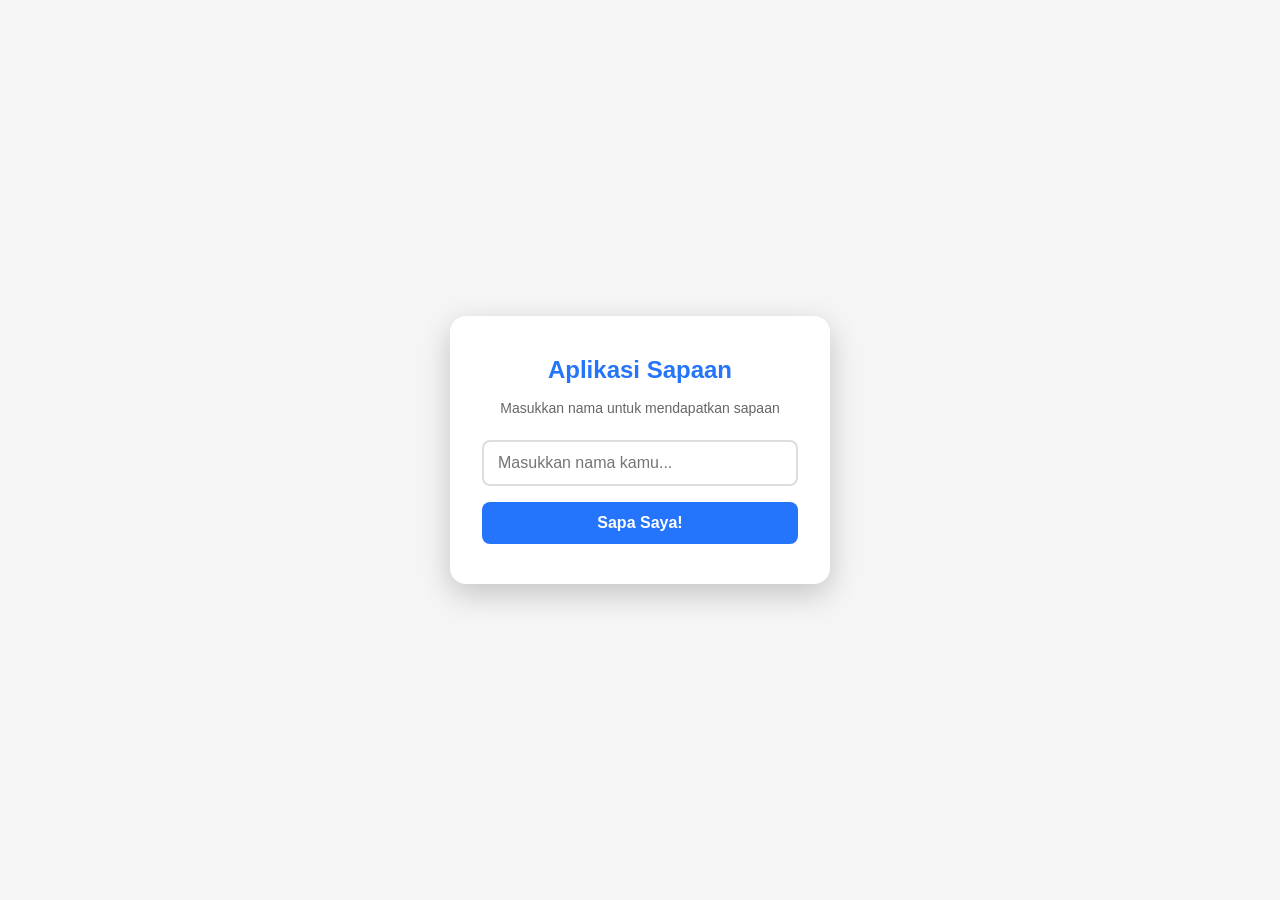
<file: praktik-1-sapaan/index.html>
<!DOCTYPE html>
<html lang="id">
<head>
    <meta charset="UTF-8">
    <meta name="viewport" content="width=device-width, initial-scale=1.0">
    <title>Aplikasi Sapaan</title>
    <link rel="stylesheet" href="style.css">
</head>
<body>

<div class="card">
    <h1>Aplikasi Sapaan</h1>
    <p class="subtitle">Masukkan nama untuk mendapatkan sapaan</p>

    <input type="text" id="namaInput" placeholder="Masukkan nama kamu...">
    <button id="sapaBtn">Sapa Saya!</button>
</div>


<script src="script.js"></script>

</body>
</html>
</file>
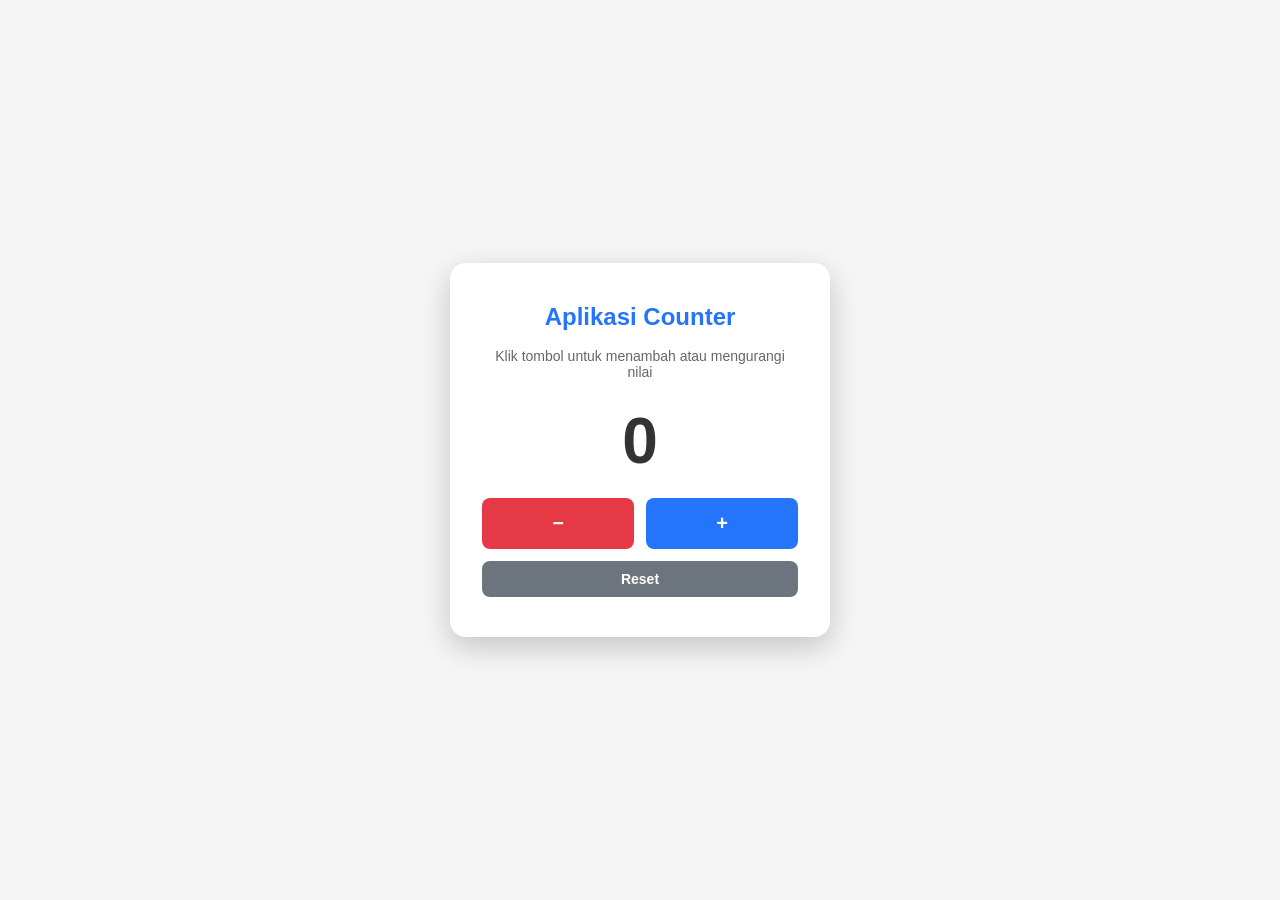
<file: praktik-2-counter/index.html>
<!DOCTYPE html>
<html lang="id">
<head>
    <meta charset="UTF-8">
    <meta name="viewport" content="width=device-width, initial-scale=1.0">
    <title>Aplikasi Counter</title>
    <link rel="stylesheet" href="style.css">
</head>
<body>

<div class="card">
    <h1>Aplikasi Counter</h1>
    <p class="subtitle">Klik tombol untuk menambah atau mengurangi nilai</p>

    <div id="counterValue">0</div>

    <div class="button-group">
        <button id="decreaseBtn">−</button>
        <button id="increaseBtn">+</button>
    </div>

    <button id="resetBtn">Reset</button>
</div>

<script src="script.js"></script>

</body>
</html>
</file>
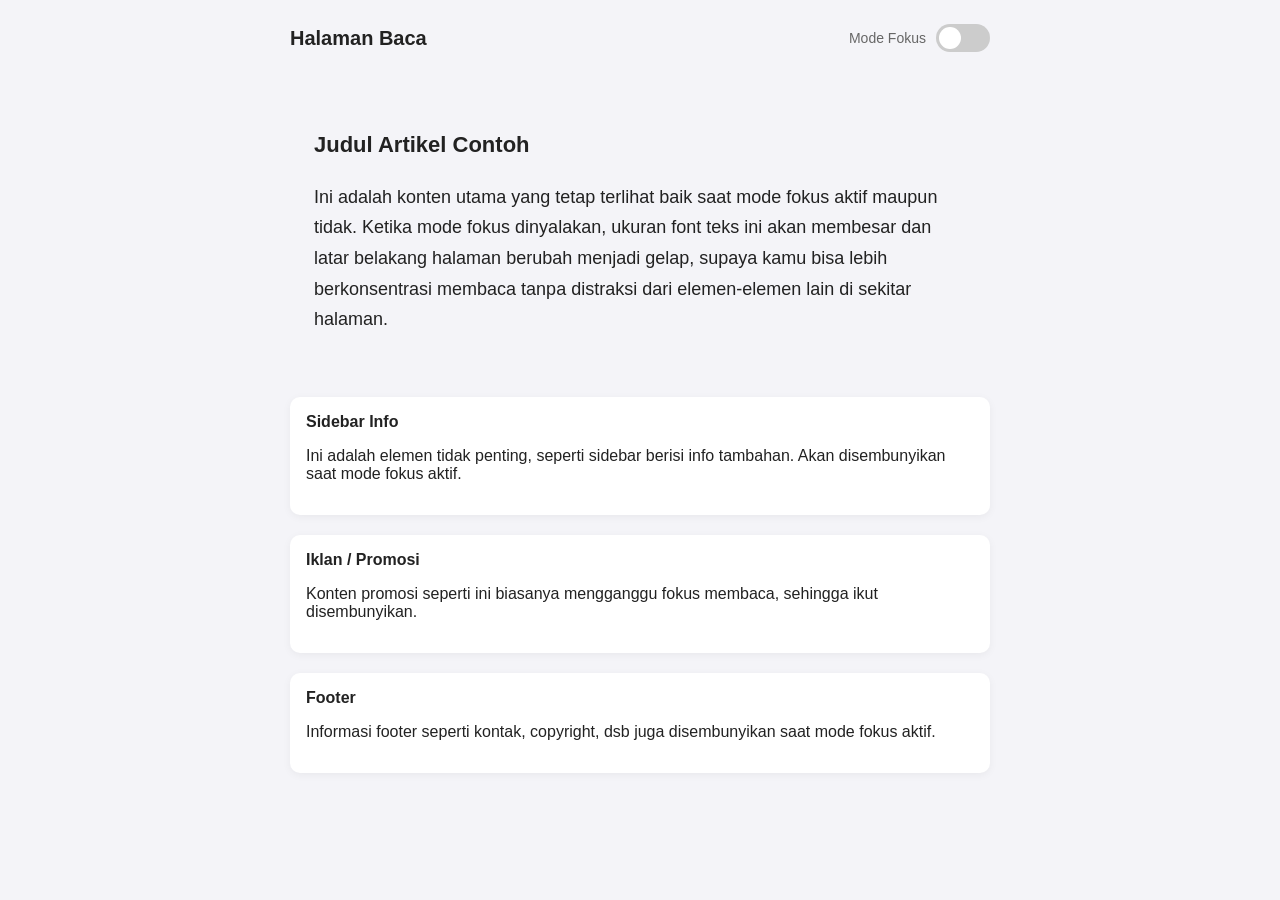
<file: praktik-3-mode-fokus/index.html>
<!DOCTYPE html>
<html lang="id">
<head>
    <meta charset="UTF-8">
    <meta name="viewport" content="width=device-width, initial-scale=1.0">
    <title>Mode Fokus</title>
    <link rel="stylesheet" href="style.css">
</head>
<body>

<div class="topbar">
    <h1>Halaman Baca</h1>
    <div class="toggle-wrapper">
        <span class="toggle-label">Mode Fokus</span>
        <label class="switch">
            <input type="checkbox" id="focusToggle">
            <span class="slider"></span>
        </label>
    </div>
</div>

<div class="container">

    <div class="main-content card-dark">
        <h2>Judul Artikel Contoh</h2>
        <p>
            Ini adalah konten utama yang tetap terlihat baik saat mode fokus aktif maupun tidak.
            Ketika mode fokus dinyalakan, ukuran font teks ini akan membesar dan latar belakang
            halaman berubah menjadi gelap, supaya kamu bisa lebih berkonsentrasi membaca tanpa
            distraksi dari elemen-elemen lain di sekitar halaman.
        </p>
    </div>

    <div class="sidebar-info hide-on-focus card-dark">
        <strong>Sidebar Info</strong>
        <p>Ini adalah elemen tidak penting, seperti sidebar berisi info tambahan. Akan disembunyikan saat mode fokus aktif.</p>
    </div>

    <div class="ads hide-on-focus card-dark">
        <strong>Iklan / Promosi</strong>
        <p>Konten promosi seperti ini biasanya mengganggu fokus membaca, sehingga ikut disembunyikan.</p>
    </div>

    <div class="footer-info hide-on-focus card-dark">
        <strong>Footer</strong>
        <p>Informasi footer seperti kontak, copyright, dsb juga disembunyikan saat mode fokus aktif.</p>
    </div>

</div>

<script src="script.js"></script>

</body>
</html>
</file>
<file: praktik-1-sapaan/style.css>
* {
    box-sizing: border-box;
}

body {
    font-family: 'Segoe UI', Arial, sans-serif;
    background: #f5f5f5;
    min-height: 100vh;
    display: flex;
    flex-direction: column;
    align-items: center;
    justify-content: center;
    margin: 0;
}

.card {
    background: #fff;
    padding: 40px 32px;
    border-radius: 16px;
    box-shadow: 0 10px 30px rgba(0, 0, 0, 0.2);
    width: 100%;
    max-width: 380px;
    text-align: center;
}

h1 {
    margin-top: 0;
    color: #2575fc;
    font-size: 24px;
}

p.subtitle {
    color: #666;
    margin-bottom: 24px;
    font-size: 14px;
}

input[type="text"] {
    width: 100%;
    padding: 12px 14px;
    border: 2px solid #ddd;
    border-radius: 8px;
    font-size: 16px;
    margin-bottom: 16px;
    outline: none;
    transition: border-color 0.2s;
}

input[type="text"]:focus {
    border-color: #2575fc;
}

button {
    width: 100%;
    padding: 12px;
    background: #2575fc;
    color: #fff;
    border: none;
    border-radius: 8px;
    font-size: 16px;
    font-weight: 600;
    cursor: pointer;
    transition: background 0.2s;
}

button:hover {
    background: #1a5fd0;
}

button:active {
    transform: scale(0.98);
}
</file>
<file: praktik-2-counter/style.css>
* {
    box-sizing: border-box;
}

body {
    font-family: 'Segoe UI', Arial, sans-serif;
    background: #f5f5f5;
    min-height: 100vh;
    display: flex;
    align-items: center;
    justify-content: center;
    margin: 0;
}

.card {
    background: #fff;
    padding: 40px 32px;
    border-radius: 16px;
    box-shadow: 0 10px 30px rgba(0, 0, 0, 0.2);
    width: 100%;
    max-width: 380px;
    text-align: center;
}

h1 {
    margin-top: 0;
    color: #2575fc;
    font-size: 24px;
}

p.subtitle {
    color: #666;
    margin-bottom: 24px;
    font-size: 14px;
}

#counterValue {
    font-size: 64px;
    font-weight: 700;
    margin: 20px 0;
    color: #333;
    transition: color 0.2s;
}

#counterValue.positive {
    color: #2575fc;
}

#counterValue.negative {
    color: #e63946;
}

.button-group {
    display: flex;
    gap: 12px;
    margin-bottom: 12px;
}

button {
    flex: 1;
    padding: 14px;
    border: none;
    border-radius: 8px;
    font-size: 20px;
    font-weight: 600;
    cursor: pointer;
    transition: background 0.2s, transform 0.1s;
    color: #fff;
}

button:active {
    transform: scale(0.95);
}

#decreaseBtn {
    background: #e63946;
}

#decreaseBtn:hover {
    background: #d12c39;
}

#increaseBtn {
    background: #2575fc;
}

#increaseBtn:hover {
    background: #1a5fd0;
}

#resetBtn {
    width: 100%;
    background: #6c757d;
    padding: 10px;
    font-size: 14px;
}

#resetBtn:hover {
    background: #5a6268;
}
</file>
<file: praktik-3-mode-fokus/style.css>
* {
    box-sizing: border-box;
}

body {
    font-family: 'Segoe UI', Arial, sans-serif;
    background: #f4f4f8;
    min-height: 100vh;
    margin: 0;
    padding: 24px;
    transition: background-color 0.4s ease, color 0.4s ease;
    color: #222;
}

.topbar {
    display: flex;
    justify-content: space-between;
    align-items: center;
    max-width: 700px;
    margin: 0 auto 32px auto;
}

.topbar h1 {
    font-size: 20px;
    margin: 0;
    transition: font-size 0.4s ease;
}

/* Toggle switch */
.switch {
    position: relative;
    display: inline-block;
    width: 54px;
    height: 28px;
    flex-shrink: 0;
}

.switch input {
    opacity: 0;
    width: 0;
    height: 0;
}

.slider {
    position: absolute;
    cursor: pointer;
    top: 0; left: 0; right: 0; bottom: 0;
    background-color: #ccc;
    border-radius: 28px;
    transition: background-color 0.3s;
}

/*adalah pseudo-element — cara membuat elemen "virtual" tambahan tanpa perlu menulis tag HTML baru*/
.slider::before {
    position: absolute;
    content: "";
    height: 22px;
    width: 22px;
    left: 3px;
    bottom: 3px;
    background-color: #fff;
    border-radius: 50%;
    transition: transform 0.3s;
}

input:checked + .slider {
    background-color: #2575fc;
}

input:checked + .slider::before {
    transform: translateX(26px);
}

.toggle-wrapper {
    display: flex;
    align-items: center;
    gap: 10px;
}

.toggle-label {
    font-size: 14px;
    color: #666;
    transition: color 0.4s ease;
}

.container {
    max-width: 700px;
    margin: 0 auto;
}

.main-content {
    font-size: 18px;
    line-height: 1.7;
    padding: 24px;
    border-radius: 10px;
    transition: font-size 0.4s ease, padding 0.4s ease;
}

.main-content h2 {
    font-size: 22px;
    transition: font-size 0.4s ease;
}

.sidebar-info,
.ads,
.footer-info {
    background: #fff;
    border-radius: 10px;
    padding: 16px;
    margin-top: 20px;
    box-shadow: 0 2px 8px rgba(0,0,0,0.05);
    transition: opacity 0.3s ease, max-height 0.3s ease;
}

/* === MODE FOKUS AKTIF === */
body.focus-mode {
    background-color: #121212;
    color: #f0f0f0;
}

body.focus-mode .toggle-label {
    color: #aaa;
}

body.focus-mode .main-content {
    font-size: 26px;
    line-height: 1.8;
    padding: 32px;
}

body.focus-mode .main-content h2 {
    font-size: 32px;
}

body.focus-mode .hide-on-focus {
    display: none;
}

body.focus-mode .card-dark {
    background: #1e1e1e;
}
</file>
